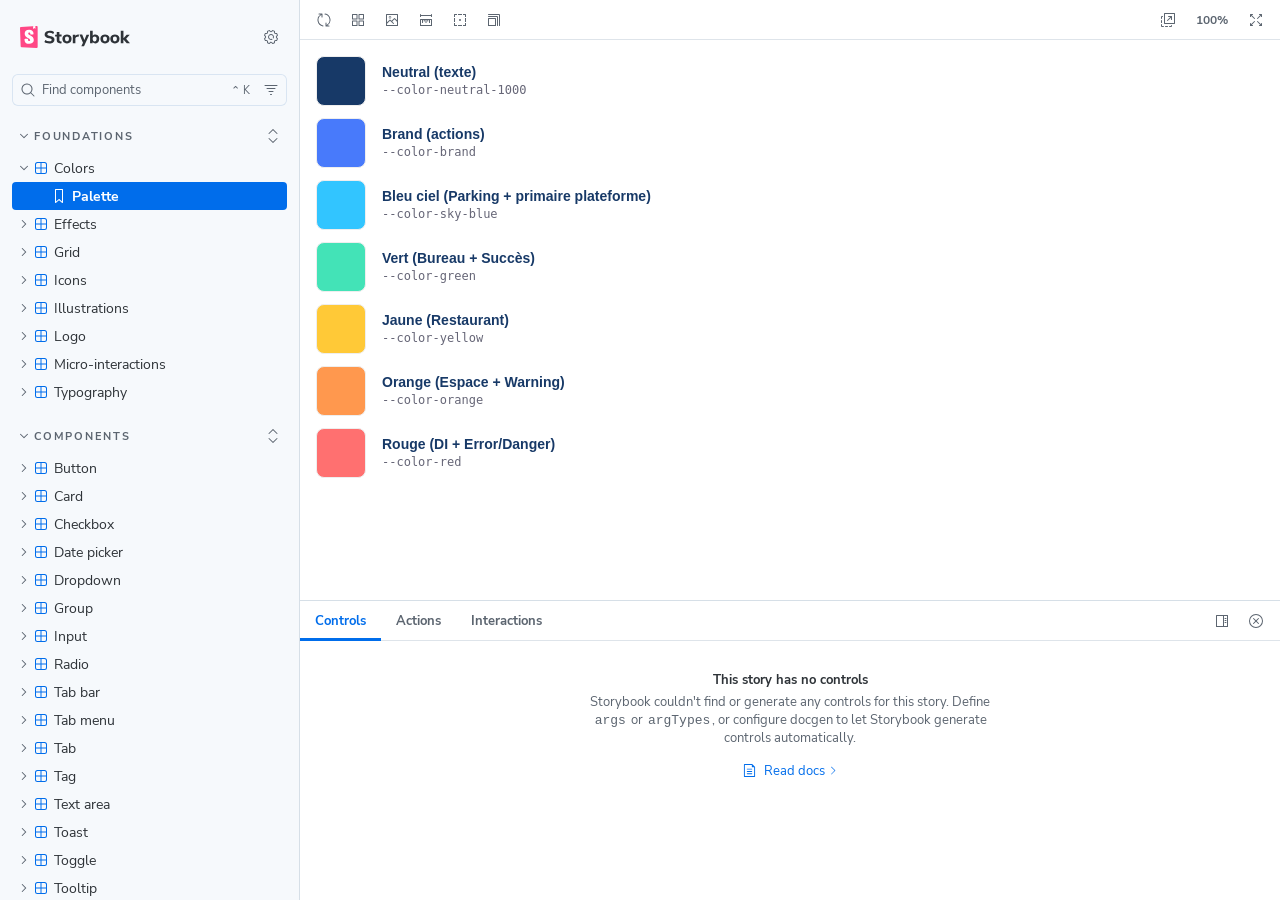
<file: index.html>
<!DOCTYPE html>
<html lang="en">
  <head>
    <meta charset="utf-8" />

    <title>@storybook/angular - Storybook</title>
    <meta name="viewport" content="width=device-width, initial-scale=1" />

    
    <link rel="icon" type="image/svg+xml" href="./favicon.svg" />
    
    <style>
      @font-face {
        font-family: 'Nunito Sans';
        font-style: normal;
        font-weight: 400;
        font-display: swap;
        src: url('./sb-common-assets/nunito-sans-regular.woff2') format('woff2');
      }

      @font-face {
        font-family: 'Nunito Sans';
        font-style: italic;
        font-weight: 400;
        font-display: swap;
        src: url('./sb-common-assets/nunito-sans-italic.woff2') format('woff2');
      }

      @font-face {
        font-family: 'Nunito Sans';
        font-style: normal;
        font-weight: 700;
        font-display: swap;
        src: url('./sb-common-assets/nunito-sans-bold.woff2') format('woff2');
      }

      @font-face {
        font-family: 'Nunito Sans';
        font-style: italic;
        font-weight: 700;
        font-display: swap;
        src: url('./sb-common-assets/nunito-sans-bold-italic.woff2') format('woff2');
      }
    </style>

    <link href="./sb-manager/runtime.js" rel="modulepreload" />

    
    <link href="./sb-addons/common-manager-bundle.js" rel="modulepreload" />
       

    <style>
      #storybook-root[hidden] {
        display: none !important;
      }
    </style>

    
  </head>
  <body>
    <div id="root"></div>

    
    <script>
      
        
          window['FEATURES'] = {
  "actions": true,
  "argTypeTargetsV7": true,
  "babelRemoveBugfixes": false,
  "backgrounds": true,
  "changeDetection": true,
  "componentsManifest": false,
  "controls": true,
  "disallowImplicitActionsInRenderV8": true,
  "highlight": true,
  "interactions": true,
  "legacyDecoratorFileOrder": false,
  "measure": true,
  "outline": true,
  "menuOnboardingChecklist": true,
  "sidebarOnboardingChecklist": true,
  "viewport": true
};
        
      
        
          window['REFS'] = {};
        
      
        
          window['LOGLEVEL'] = "info";
        
      
        
          window['DOCS_OPTIONS'] = {};
        
      
        
          window['CONFIG_TYPE'] = "PRODUCTION";
        
      
        
          window['DOCGEN_STORY_PREPARED'] = false;
        
      
        
      
        
      
        
          window['TAGS_OPTIONS'] = {};
        
      
        
          window['STORYBOOK_BUILDER'] = "webpack5";
        
      
        
          window['STORYBOOK_FRAMEWORK'] = "angular";
        
      
        
          window['STORYBOOK_RENDERER'] = "angular";
        
      
        
      
    </script>
    

    <script type="module">
      import './sb-manager/globals-runtime.js';

      
        import './sb-addons/common-manager-bundle.js';
      

      import './sb-manager/runtime.js';
    </script>
  </body>
</html>
</file>
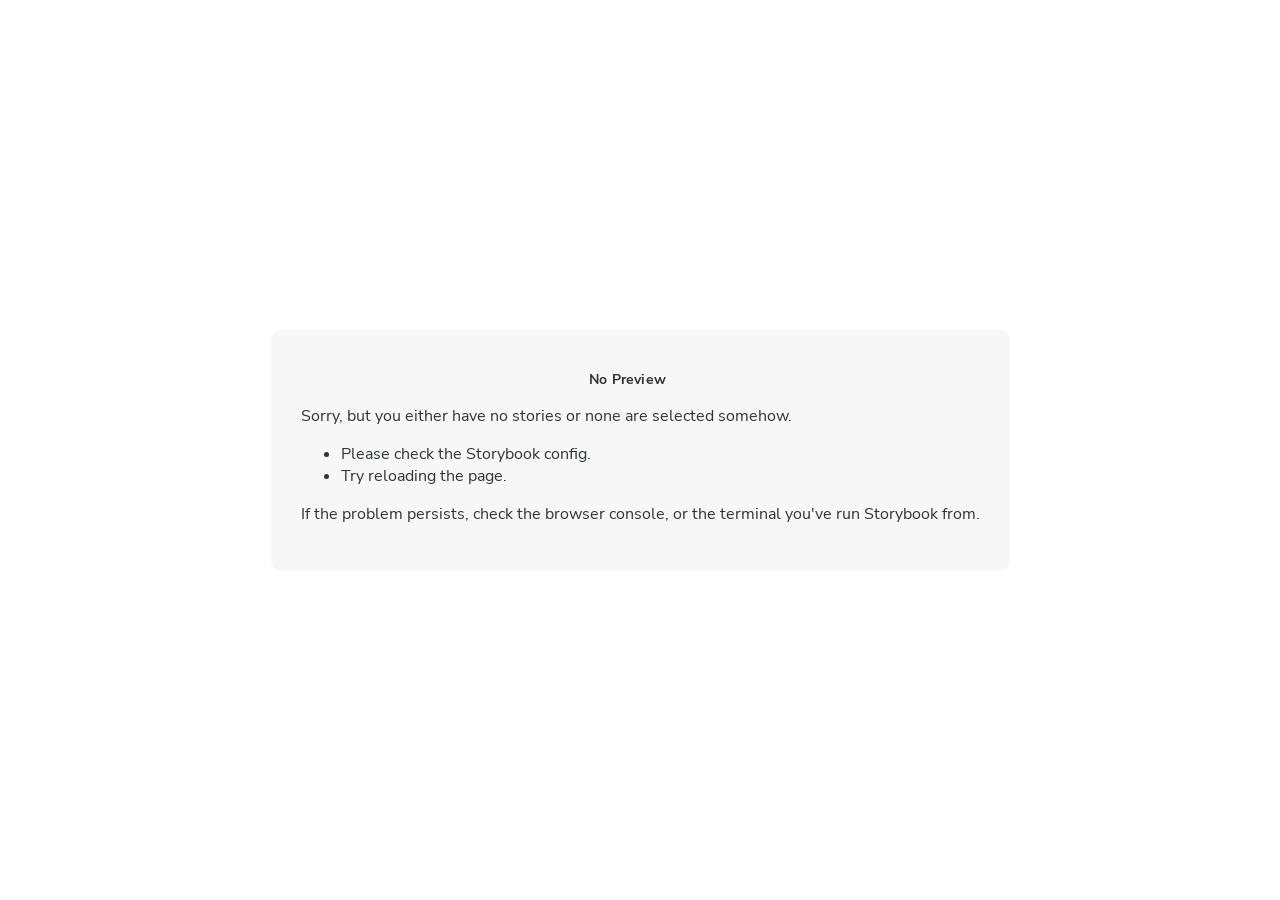
<file: iframe.html>
<!doctype html><html lang="en"><head><meta charset="utf-8"><title>Webpack App</title><meta name="viewport" content="width=device-width,initial-scale=1"><style>@font-face {
        font-family: 'Nunito Sans';
        font-style: normal;
        font-weight: 400;
        font-display: swap;
        src: url('./sb-common-assets/nunito-sans-regular.woff2') format('woff2');
      }

      @font-face {
        font-family: 'Nunito Sans';
        font-style: italic;
        font-weight: 400;
        font-display: swap;
        src: url('./sb-common-assets/nunito-sans-italic.woff2') format('woff2');
      }

      @font-face {
        font-family: 'Nunito Sans';
        font-style: normal;
        font-weight: 700;
        font-display: swap;
        src: url('./sb-common-assets/nunito-sans-bold.woff2') format('woff2');
      }

      @font-face {
        font-family: 'Nunito Sans';
        font-style: italic;
        font-weight: 700;
        font-display: swap;
        src: url('./sb-common-assets/nunito-sans-bold-italic.woff2') format('woff2');
      }</style><base target="_parent"><style>/* While we aren't showing the main block yet, but still preparing, we want everything the user has rendered, which may or may not be in #storybook-root, to be display none */
  .sb-show-preparing-story:not(.sb-show-main) > :not(.sb-preparing-story) {
    display: none;
  }

  .sb-show-preparing-docs:not(.sb-show-main) > :not(.sb-preparing-docs) {
    display: none;
  }

  /* Hide our own blocks when we aren't supposed to be showing them */
  :not(.sb-show-preparing-story) > .sb-preparing-story,
  :not(.sb-show-preparing-docs) > .sb-preparing-docs,
  :not(.sb-show-nopreview) > .sb-nopreview,
  :not(.sb-show-errordisplay) > .sb-errordisplay {
    display: none;
  }

  .sb-show-main.sb-main-centered {
    margin: 0;
    display: flex;
    align-items: center;
    min-height: 100vh;
  }

  .sb-show-main.sb-main-centered #storybook-root {
    box-sizing: border-box;
    margin: auto;
    padding: 1rem;
    max-height: 100%;
    /* Hack for centering correctly in IE11 */
  }

  /* Vertical centering fix for IE11 */
  @media screen and (-ms-high-contrast: none), (-ms-high-contrast: active) {
    .sb-show-main.sb-main-centered:after {
      content: '';
      min-height: inherit;
      font-size: 0;
    }
  }

  .sb-show-main.sb-main-fullscreen {
    margin: 0;
    padding: 0;
    display: block;
  }

  .sb-show-main.sb-main-padded {
    margin: 0;
    padding: 1rem;
    display: block;
    box-sizing: border-box;
  }

  .sb-wrapper {
    position: fixed;
    top: 0;
    bottom: 0;
    left: 0;
    right: 0;
    box-sizing: border-box;

    padding: 40px;
    font-family:
      'Nunito Sans',
      -apple-system,
      '.SFNSText-Regular',
      'San Francisco',
      BlinkMacSystemFont,
      'Segoe UI',
      'Helvetica Neue',
      Helvetica,
      Arial,
      sans-serif;
    -webkit-font-smoothing: antialiased;
    overflow: auto;
  }

  @media (max-width: 700px) {
    .sb-wrapper {
      padding: 20px;
    }
  }

  @media (max-width: 500px) {
    .sb-wrapper {
      padding: 10px;
    }
  }

  .sb-heading {
    font-size: 14px;
    font-weight: 600;
    letter-spacing: 0.2px;
    margin: 10px 0;
    padding-right: 25px;
  }

  .sb-nopreview {
    display: flex;
    align-content: center;
    justify-content: center;
    box-sizing: border-box;
  }

  .sb-nopreview_main {
    margin: auto;
    padding: 30px;
    border-radius: 10px;
    background: rgb(247, 247, 247);
    color: rgb(46, 52, 56);
  }

  .sb-nopreview_main * {
    background: rgb(247, 247, 247);
    color: rgb(46, 52, 56);
  }

  .sb-nopreview_heading {
    text-align: center;
  }

  .sb-errordisplay {
    background: #f6f9fc;
    color: black;
    z-index: 999999;
    width: 100vw;
    min-height: 100vh;
    box-sizing: border-box;
  }

  .sb-errordisplay_main {
    margin: auto;
    padding: 24px;
    display: flex;
    box-sizing: border-box;

    flex-direction: column;
    min-height: 100%;
    width: 100%;
    border-radius: 6px;
    background: white;
    color: black;
    border: 1px solid #ff0000;
    box-shadow: 0 0 64px rgba(0, 0, 0, 0.1);
    gap: 24px;
  }

  .sb-errordisplay_main ol {
    padding-left: 18px;
    margin: 0;
  }

  /* Redefine colors to ensure readability regardless of user-provided * selectors. */
  .sb-errordisplay_main * {
    background: white;
    color: black;
  }

  /* Exclude error code block from the universal reset to preserve ANSI colors and dark theme */
  .sb-errordisplay_main .sb-errordisplay_code,
  .sb-errordisplay_main .sb-errordisplay_code * {
    background: #242424;
    color: #c6c6c6;
  }

  .sb-errordisplay_main h1 {
    font-family: inherit;
    font-size: 22px;
    font-weight: 400;
    line-height: 30px;
    margin: 0;
  }

  .sb-errordisplay_main h1::before {
    content: '';
    display: inline-block;
    width: 12px;
    height: 12px;
    background: #ff4400;
    border-radius: 50%;
    margin-right: 8px;
  }

  .sb-errordisplay_main p,
  .sb-errordisplay_main ol {
    font-family: inherit;
    font-size: 14px;
    font-weight: 400;
    line-height: 19px;
    margin: 0;
  }

  .sb-errordisplay_main li + li {
    margin: 0;
    padding: 0;
    padding-top: 12px;
  }

  .sb-errordisplay_main a {
    color: currentColor;
  }

  .sb-errordisplay_main .sb-errordisplay_code {
    padding: 10px;
    flex: 1;
    background: #242424;
    color: #c6c6c6;
    box-sizing: border-box;

    font-size: 14px;
    font-weight: 400;
    line-height: 19px;
    border-radius: 4px;

    font-family:
      'Operator Mono', 'Fira Code Retina', 'Fira Code', 'FiraCode-Retina', 'Andale Mono',
      'Lucida Console', Consolas, Monaco, monospace;
    margin: 0;
    overflow: auto;
  }

  .sb-errordisplay_main .sb-errordisplay_code code {
    background-color: inherit;
    color: inherit;
  }

  .sb-errordisplay_main .sb-errordisplay_code {
    white-space: pre-wrap;
  }

  @-webkit-keyframes sb-rotate360 {
    from {
      transform: rotate(0deg);
    }

    to {
      transform: rotate(360deg);
    }
  }

  @keyframes sb-rotate360 {
    from {
      transform: rotate(0deg);
    }

    to {
      transform: rotate(360deg);
    }
  }

  @-webkit-keyframes sb-glow {
    0%,
    100% {
      opacity: 1;
    }

    50% {
      opacity: 0.4;
    }
  }

  @keyframes sb-glow {
    0%,
    100% {
      opacity: 1;
    }

    50% {
      opacity: 0.4;
    }
  }

  /* We display the preparing loaders *over* the rendering story */
  .sb-preparing-story,
  .sb-preparing-docs {
    background-color: white;
    /* Maximum possible z-index. It would be better to use stacking contexts to ensure it's always
    on top, but this isn't possible as it would require making CSS changes that could affect user code */
    z-index: 2147483647;
  }

  .sb-loader {
    -webkit-animation: sb-rotate360 0.7s linear infinite;
    animation: sb-rotate360 0.7s linear infinite;
    border-color: rgba(97, 97, 97, 0.29);
    border-radius: 50%;
    border-style: solid;
    border-top-color: #646464;
    border-width: 2px;
    display: inline-block;
    height: 32px;
    left: 50%;
    margin-left: -16px;
    margin-top: -16px;
    mix-blend-mode: difference;
    overflow: hidden;
    position: absolute;
    top: 50%;
    transition: all 200ms ease-out;
    vertical-align: top;
    width: 32px;
    z-index: 4;
  }

  .sb-previewBlock {
    background: #fff;
    border: 1px solid rgba(0, 0, 0, 0.1);
    border-radius: 4px;
    box-shadow: rgba(0, 0, 0, 0.1) 0 1px 3px 0;
    margin: 25px auto 40px;
    max-width: 600px;
  }

  .sb-previewBlock_header {
    align-items: center;
    box-shadow: rgba(0, 0, 0, 0.1) 0 -1px 0 0 inset;
    display: flex;
    gap: 14px;
    height: 40px;
    padding: 0 12px;
  }

  .sb-previewBlock_icon {
    -webkit-animation: sb-glow 1.5s ease-in-out infinite;
    animation: sb-glow 1.5s ease-in-out infinite;
    background: #e6e6e6;
    height: 14px;
    width: 14px;
  }

  .sb-previewBlock_icon:last-child {
    margin-left: auto;
  }

  .sb-previewBlock_body {
    -webkit-animation: sb-glow 1.5s ease-in-out infinite;
    animation: sb-glow 1.5s ease-in-out infinite;
    height: 182px;
    position: relative;
  }

  .sb-argstableBlock {
    border-collapse: collapse;
    border-spacing: 0;
    font-size: 13px;
    line-height: 20px;
    margin: 25px auto 40px;
    max-width: 600px;
    text-align: left;
    width: 100%;
  }

  .sb-argstableBlock th:first-of-type,
  .sb-argstableBlock td:first-of-type {
    padding-left: 20px;
  }

  .sb-argstableBlock th:nth-of-type(2),
  .sb-argstableBlock td:nth-of-type(2) {
    width: 35%;
  }

  .sb-argstableBlock th:nth-of-type(3),
  .sb-argstableBlock td:nth-of-type(3) {
    width: 15%;
  }

  .sb-argstableBlock th:last-of-type,
  .sb-argstableBlock td:last-of-type {
    width: 25%;
    padding-right: 20px;
  }

  .sb-argstableBlock th span,
  .sb-argstableBlock td span {
    -webkit-animation: sb-glow 1.5s ease-in-out infinite;
    animation: sb-glow 1.5s ease-in-out infinite;
    background-color: rgba(0, 0, 0, 0.1);
    border-radius: 0;
    box-shadow: none;
    color: transparent;
  }

  .sb-argstableBlock th {
    padding: 10px 15px;
  }

  .sb-argstableBlock-body {
    border-radius: 4px;
    box-shadow:
      rgba(0, 0, 0, 0.1) 0 1px 3px 1px,
      rgba(0, 0, 0, 0.065) 0 0 0 1px;
  }

  .sb-argstableBlock-body tr {
    background: transparent;
    overflow: hidden;
  }

  .sb-argstableBlock-body tr:not(:first-child) {
    border-top: 1px solid #e6e6e6;
  }

  .sb-argstableBlock-body tr:first-child td:first-child {
    border-top-left-radius: 4px;
  }

  .sb-argstableBlock-body tr:first-child td:last-child {
    border-top-right-radius: 4px;
  }

  .sb-argstableBlock-body tr:last-child td:first-child {
    border-bottom-left-radius: 4px;
  }

  .sb-argstableBlock-body tr:last-child td:last-child {
    border-bottom-right-radius: 4px;
  }

  .sb-argstableBlock-body td {
    background: #fff;
    padding-bottom: 10px;
    padding-top: 10px;
    vertical-align: top;
  }

  .sb-argstableBlock-body td:not(:first-of-type) {
    padding-left: 15px;
    padding-right: 15px;
  }

  .sb-argstableBlock-body button {
    -webkit-animation: sb-glow 1.5s ease-in-out infinite;
    animation: sb-glow 1.5s ease-in-out infinite;
    background-color: rgba(0, 0, 0, 0.1);
    border: 0;
    border-radius: 0;
    box-shadow: none;
    color: transparent;
    display: inline;
    font-size: 12px;
    line-height: 1;
    padding: 10px 16px;
  }

  .sb-argstableBlock-summary {
    margin-top: 4px;
  }

  .sb-argstableBlock-code {
    margin-right: 4px;
    margin-bottom: 4px;
    padding: 2px 5px;
  }

  .sb-sr-only,
  .sb-hidden-until-focus:not(:focus) {
    position: absolute;
    width: 1px;
    height: 1px;
    padding: 0px;
    margin: -1px;
    overflow: hidden;
    clip: rect(0, 0, 0, 0);
    border: none;
  }

  .sb-hidden-until-focus {
    opacity: 0;
    transition: opacity 150ms ease-out;
  }

  .sb-hidden-until-focus:focus {
    opacity: 1;
  }</style><script>/* globals window */
  try {
    if (window.top !== window) {
      window.__REACT_DEVTOOLS_GLOBAL_HOOK__ = window.top.__REACT_DEVTOOLS_GLOBAL_HOOK__;
      window.__VUE_DEVTOOLS_GLOBAL_HOOK__ = window.top.__VUE_DEVTOOLS_GLOBAL_HOOK__;
      window.top.__VUE_DEVTOOLS_CONTEXT__ = window.document;
    }
  } catch (e) {
    // eslint-disable-next-line no-console
    console.warn('unable to connect to top frame for connecting dev tools');
  }</script><link href="main.ead6bb2ffd173d65c140.css" rel="stylesheet"><style>#storybook-root[hidden],
      #storybook-docs[hidden] {
        display: none !important;
      }</style></head><body><div class="sb-preparing-story sb-wrapper"><div class="sb-loader"></div></div><div class="sb-preparing-docs sb-wrapper"><div class="sb-previewBlock"><div class="sb-previewBlock_header"><div class="sb-previewBlock_icon"></div><div class="sb-previewBlock_icon"></div><div class="sb-previewBlock_icon"></div><div class="sb-previewBlock_icon"></div></div><div class="sb-previewBlock_body"><div class="sb-loader"></div></div></div><table aria-hidden="true" class="sb-argstableBlock"><thead class="sb-argstableBlock-head"><tr><th><span>Name</span></th><th><span>Description</span></th><th><span>Default</span></th><th><span>Control</span></th></tr></thead><tbody class="sb-argstableBlock-body"><tr><td><span>propertyName</span><span title="Required">*</span></td><td><div><span>This is a short description</span></div><div class="sb-argstableBlock-summary"><div><span class="sb-argstableBlock-code">summary</span></div></div></td><td><div><span class="sb-argstableBlock-code">defaultValue</span></div></td><td><button>Set string</button></td></tr><tr><td><span>propertyName</span><span>*</span></td><td><div><span>This is a short description</span></div><div class="sb-argstableBlock-summary"><div><span class="sb-argstableBlock-code">summary</span></div></div></td><td><div><span class="sb-argstableBlock-code">defaultValue</span></div></td><td><button>Set string</button></td></tr><tr><td><span>propertyName</span><span>*</span></td><td><div><span>This is a short description</span></div><div class="sb-argstableBlock-summary"><div><span class="sb-argstableBlock-code">summary</span></div></div></td><td><div><span class="sb-argstableBlock-code">defaultValue</span></div></td><td><button>Set string</button></td></tr></tbody></table></div><div class="sb-nopreview sb-wrapper"><div class="sb-nopreview_main"><h1 class="sb-nopreview_heading sb-heading">No Preview</h1><p>Sorry, but you either have no stories or none are selected somehow.</p><ul><li>Please check the Storybook config.</li><li>Try reloading the page.</li></ul><p>If the problem persists, check the browser console, or the terminal you've run Storybook from.</p></div></div><div class="sb-errordisplay sb-wrapper"><div class="sb-errordisplay_main"><h1 id="error-message"></h1><p>The component failed to render properly, likely due to a configuration issue in Storybook. Here are some common causes and how you can address them:</p><ol><li><strong>Missing Context/Providers</strong>: You can use decorators to supply specific contexts or providers, which are sometimes necessary for components to render correctly. For detailed instructions on using decorators, please visit the <a href="https://storybook.js.org/docs/writing-stories/decorators">Decorators documentation</a>.</li><li><strong>Misconfigured Webpack or Vite</strong>: Verify that Storybook picks up all necessary settings for loaders, plugins, and other relevant parameters. You can find step-by-step guides for configuring <a href="https://storybook.js.org/docs/builders/webpack">Webpack</a> or <a href="https://storybook.js.org/docs/builders/vite">Vite</a> with Storybook.</li><li><strong>Missing Environment Variables</strong>: Your Storybook may require specific environment variables to function as intended. You can set up custom environment variables as outlined in the <a href="https://storybook.js.org/docs/configure/environment-variables">Environment Variables documentation</a>.</li></ol><pre class="sb-errordisplay_code"><code id="error-stack"></code></pre></div></div><div id="storybook-root"></div><div id="storybook-docs"></div><script>window['CONFIG_TYPE'] = "PRODUCTION";
          
      
          
            window['LOGLEVEL'] = "info";
          
      
          
            window['FRAMEWORK_OPTIONS'] = {};
          
      
          
            window['CHANNEL_OPTIONS'] = {};
          
      
          
            window['FEATURES'] = {"actions":true,"argTypeTargetsV7":true,"babelRemoveBugfixes":false,"backgrounds":true,"changeDetection":true,"componentsManifest":false,"controls":true,"disallowImplicitActionsInRenderV8":true,"highlight":true,"interactions":true,"legacyDecoratorFileOrder":false,"measure":true,"outline":true,"menuOnboardingChecklist":true,"sidebarOnboardingChecklist":true,"viewport":true};
          
      
          
      
          
            window['STORIES'] = [{"titlePrefix":"","directory":"./src/app","files":"**/*.stories.@(js|jsx|mjs|ts|tsx)","importPathMatcher":"^\\.[\\\\/](?:src\\/app(?:\\/(?!\\.)(?:(?:(?!(?:^|\\/)\\.).)*?)\\/|\\/|$)(?!\\.)(?=.)[^/]*?\\.stories\\.(js|jsx|mjs|ts|tsx))$"}];
          
      
          
      
          
            window['TAGS_OPTIONS'] = {};</script><script type="module">import './sb-preview/runtime.js';

      
      import './mocker-runtime-injected.js';
      
      import './runtime~main.c47502da.iframe.bundle.js';
      
      import './309.3e6ecd89.iframe.bundle.js';
      
      import './main.093459f5.iframe.bundle.js';</script></body></html>
</file>
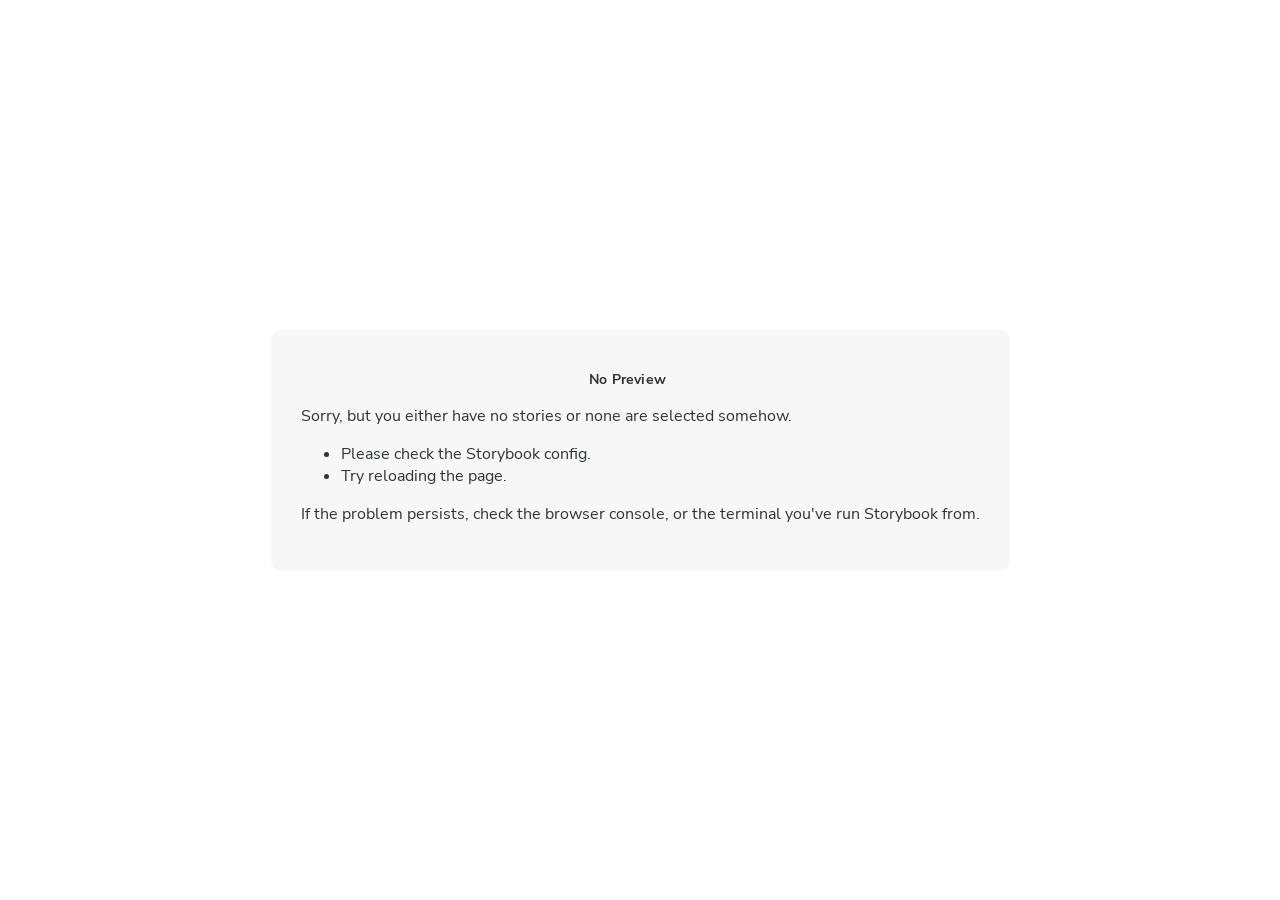
<file: ds-mws-web-storybook-A-UPLOADER/iframe.html>
<!doctype html><html lang="en"><head><meta charset="utf-8"><title>Webpack App</title><meta name="viewport" content="width=device-width,initial-scale=1"><style>@font-face {
        font-family: 'Nunito Sans';
        font-style: normal;
        font-weight: 400;
        font-display: swap;
        src: url('./sb-common-assets/nunito-sans-regular.woff2') format('woff2');
      }

      @font-face {
        font-family: 'Nunito Sans';
        font-style: italic;
        font-weight: 400;
        font-display: swap;
        src: url('./sb-common-assets/nunito-sans-italic.woff2') format('woff2');
      }

      @font-face {
        font-family: 'Nunito Sans';
        font-style: normal;
        font-weight: 700;
        font-display: swap;
        src: url('./sb-common-assets/nunito-sans-bold.woff2') format('woff2');
      }

      @font-face {
        font-family: 'Nunito Sans';
        font-style: italic;
        font-weight: 700;
        font-display: swap;
        src: url('./sb-common-assets/nunito-sans-bold-italic.woff2') format('woff2');
      }</style><base target="_parent"><style>/* While we aren't showing the main block yet, but still preparing, we want everything the user has rendered, which may or may not be in #storybook-root, to be display none */
  .sb-show-preparing-story:not(.sb-show-main) > :not(.sb-preparing-story) {
    display: none;
  }

  .sb-show-preparing-docs:not(.sb-show-main) > :not(.sb-preparing-docs) {
    display: none;
  }

  /* Hide our own blocks when we aren't supposed to be showing them */
  :not(.sb-show-preparing-story) > .sb-preparing-story,
  :not(.sb-show-preparing-docs) > .sb-preparing-docs,
  :not(.sb-show-nopreview) > .sb-nopreview,
  :not(.sb-show-errordisplay) > .sb-errordisplay {
    display: none;
  }

  .sb-show-main.sb-main-centered {
    margin: 0;
    display: flex;
    align-items: center;
    min-height: 100vh;
  }

  .sb-show-main.sb-main-centered #storybook-root {
    box-sizing: border-box;
    margin: auto;
    padding: 1rem;
    max-height: 100%;
    /* Hack for centering correctly in IE11 */
  }

  /* Vertical centering fix for IE11 */
  @media screen and (-ms-high-contrast: none), (-ms-high-contrast: active) {
    .sb-show-main.sb-main-centered:after {
      content: '';
      min-height: inherit;
      font-size: 0;
    }
  }

  .sb-show-main.sb-main-fullscreen {
    margin: 0;
    padding: 0;
    display: block;
  }

  .sb-show-main.sb-main-padded {
    margin: 0;
    padding: 1rem;
    display: block;
    box-sizing: border-box;
  }

  .sb-wrapper {
    position: fixed;
    top: 0;
    bottom: 0;
    left: 0;
    right: 0;
    box-sizing: border-box;

    padding: 40px;
    font-family:
      'Nunito Sans',
      -apple-system,
      '.SFNSText-Regular',
      'San Francisco',
      BlinkMacSystemFont,
      'Segoe UI',
      'Helvetica Neue',
      Helvetica,
      Arial,
      sans-serif;
    -webkit-font-smoothing: antialiased;
    overflow: auto;
  }

  @media (max-width: 700px) {
    .sb-wrapper {
      padding: 20px;
    }
  }

  @media (max-width: 500px) {
    .sb-wrapper {
      padding: 10px;
    }
  }

  .sb-heading {
    font-size: 14px;
    font-weight: 600;
    letter-spacing: 0.2px;
    margin: 10px 0;
    padding-right: 25px;
  }

  .sb-nopreview {
    display: flex;
    align-content: center;
    justify-content: center;
    box-sizing: border-box;
  }

  .sb-nopreview_main {
    margin: auto;
    padding: 30px;
    border-radius: 10px;
    background: rgb(247, 247, 247);
    color: rgb(46, 52, 56);
  }

  .sb-nopreview_main * {
    background: rgb(247, 247, 247);
    color: rgb(46, 52, 56);
  }

  .sb-nopreview_heading {
    text-align: center;
  }

  .sb-errordisplay {
    background: #f6f9fc;
    color: black;
    z-index: 999999;
    width: 100vw;
    min-height: 100vh;
    box-sizing: border-box;
  }

  .sb-errordisplay_main {
    margin: auto;
    padding: 24px;
    display: flex;
    box-sizing: border-box;

    flex-direction: column;
    min-height: 100%;
    width: 100%;
    border-radius: 6px;
    background: white;
    color: black;
    border: 1px solid #ff0000;
    box-shadow: 0 0 64px rgba(0, 0, 0, 0.1);
    gap: 24px;
  }

  .sb-errordisplay_main ol {
    padding-left: 18px;
    margin: 0;
  }

  /* Redefine colors to ensure readability regardless of user-provided * selectors. */
  .sb-errordisplay_main * {
    background: white;
    color: black;
  }

  /* Exclude error code block from the universal reset to preserve ANSI colors and dark theme */
  .sb-errordisplay_main .sb-errordisplay_code,
  .sb-errordisplay_main .sb-errordisplay_code * {
    background: #242424;
    color: #c6c6c6;
  }

  .sb-errordisplay_main h1 {
    font-family: inherit;
    font-size: 22px;
    font-weight: 400;
    line-height: 30px;
    margin: 0;
  }

  .sb-errordisplay_main h1::before {
    content: '';
    display: inline-block;
    width: 12px;
    height: 12px;
    background: #ff4400;
    border-radius: 50%;
    margin-right: 8px;
  }

  .sb-errordisplay_main p,
  .sb-errordisplay_main ol {
    font-family: inherit;
    font-size: 14px;
    font-weight: 400;
    line-height: 19px;
    margin: 0;
  }

  .sb-errordisplay_main li + li {
    margin: 0;
    padding: 0;
    padding-top: 12px;
  }

  .sb-errordisplay_main a {
    color: currentColor;
  }

  .sb-errordisplay_main .sb-errordisplay_code {
    padding: 10px;
    flex: 1;
    background: #242424;
    color: #c6c6c6;
    box-sizing: border-box;

    font-size: 14px;
    font-weight: 400;
    line-height: 19px;
    border-radius: 4px;

    font-family:
      'Operator Mono', 'Fira Code Retina', 'Fira Code', 'FiraCode-Retina', 'Andale Mono',
      'Lucida Console', Consolas, Monaco, monospace;
    margin: 0;
    overflow: auto;
  }

  .sb-errordisplay_main .sb-errordisplay_code code {
    background-color: inherit;
    color: inherit;
  }

  .sb-errordisplay_main .sb-errordisplay_code {
    white-space: pre-wrap;
  }

  @-webkit-keyframes sb-rotate360 {
    from {
      transform: rotate(0deg);
    }

    to {
      transform: rotate(360deg);
    }
  }

  @keyframes sb-rotate360 {
    from {
      transform: rotate(0deg);
    }

    to {
      transform: rotate(360deg);
    }
  }

  @-webkit-keyframes sb-glow {
    0%,
    100% {
      opacity: 1;
    }

    50% {
      opacity: 0.4;
    }
  }

  @keyframes sb-glow {
    0%,
    100% {
      opacity: 1;
    }

    50% {
      opacity: 0.4;
    }
  }

  /* We display the preparing loaders *over* the rendering story */
  .sb-preparing-story,
  .sb-preparing-docs {
    background-color: white;
    /* Maximum possible z-index. It would be better to use stacking contexts to ensure it's always
    on top, but this isn't possible as it would require making CSS changes that could affect user code */
    z-index: 2147483647;
  }

  .sb-loader {
    -webkit-animation: sb-rotate360 0.7s linear infinite;
    animation: sb-rotate360 0.7s linear infinite;
    border-color: rgba(97, 97, 97, 0.29);
    border-radius: 50%;
    border-style: solid;
    border-top-color: #646464;
    border-width: 2px;
    display: inline-block;
    height: 32px;
    left: 50%;
    margin-left: -16px;
    margin-top: -16px;
    mix-blend-mode: difference;
    overflow: hidden;
    position: absolute;
    top: 50%;
    transition: all 200ms ease-out;
    vertical-align: top;
    width: 32px;
    z-index: 4;
  }

  .sb-previewBlock {
    background: #fff;
    border: 1px solid rgba(0, 0, 0, 0.1);
    border-radius: 4px;
    box-shadow: rgba(0, 0, 0, 0.1) 0 1px 3px 0;
    margin: 25px auto 40px;
    max-width: 600px;
  }

  .sb-previewBlock_header {
    align-items: center;
    box-shadow: rgba(0, 0, 0, 0.1) 0 -1px 0 0 inset;
    display: flex;
    gap: 14px;
    height: 40px;
    padding: 0 12px;
  }

  .sb-previewBlock_icon {
    -webkit-animation: sb-glow 1.5s ease-in-out infinite;
    animation: sb-glow 1.5s ease-in-out infinite;
    background: #e6e6e6;
    height: 14px;
    width: 14px;
  }

  .sb-previewBlock_icon:last-child {
    margin-left: auto;
  }

  .sb-previewBlock_body {
    -webkit-animation: sb-glow 1.5s ease-in-out infinite;
    animation: sb-glow 1.5s ease-in-out infinite;
    height: 182px;
    position: relative;
  }

  .sb-argstableBlock {
    border-collapse: collapse;
    border-spacing: 0;
    font-size: 13px;
    line-height: 20px;
    margin: 25px auto 40px;
    max-width: 600px;
    text-align: left;
    width: 100%;
  }

  .sb-argstableBlock th:first-of-type,
  .sb-argstableBlock td:first-of-type {
    padding-left: 20px;
  }

  .sb-argstableBlock th:nth-of-type(2),
  .sb-argstableBlock td:nth-of-type(2) {
    width: 35%;
  }

  .sb-argstableBlock th:nth-of-type(3),
  .sb-argstableBlock td:nth-of-type(3) {
    width: 15%;
  }

  .sb-argstableBlock th:last-of-type,
  .sb-argstableBlock td:last-of-type {
    width: 25%;
    padding-right: 20px;
  }

  .sb-argstableBlock th span,
  .sb-argstableBlock td span {
    -webkit-animation: sb-glow 1.5s ease-in-out infinite;
    animation: sb-glow 1.5s ease-in-out infinite;
    background-color: rgba(0, 0, 0, 0.1);
    border-radius: 0;
    box-shadow: none;
    color: transparent;
  }

  .sb-argstableBlock th {
    padding: 10px 15px;
  }

  .sb-argstableBlock-body {
    border-radius: 4px;
    box-shadow:
      rgba(0, 0, 0, 0.1) 0 1px 3px 1px,
      rgba(0, 0, 0, 0.065) 0 0 0 1px;
  }

  .sb-argstableBlock-body tr {
    background: transparent;
    overflow: hidden;
  }

  .sb-argstableBlock-body tr:not(:first-child) {
    border-top: 1px solid #e6e6e6;
  }

  .sb-argstableBlock-body tr:first-child td:first-child {
    border-top-left-radius: 4px;
  }

  .sb-argstableBlock-body tr:first-child td:last-child {
    border-top-right-radius: 4px;
  }

  .sb-argstableBlock-body tr:last-child td:first-child {
    border-bottom-left-radius: 4px;
  }

  .sb-argstableBlock-body tr:last-child td:last-child {
    border-bottom-right-radius: 4px;
  }

  .sb-argstableBlock-body td {
    background: #fff;
    padding-bottom: 10px;
    padding-top: 10px;
    vertical-align: top;
  }

  .sb-argstableBlock-body td:not(:first-of-type) {
    padding-left: 15px;
    padding-right: 15px;
  }

  .sb-argstableBlock-body button {
    -webkit-animation: sb-glow 1.5s ease-in-out infinite;
    animation: sb-glow 1.5s ease-in-out infinite;
    background-color: rgba(0, 0, 0, 0.1);
    border: 0;
    border-radius: 0;
    box-shadow: none;
    color: transparent;
    display: inline;
    font-size: 12px;
    line-height: 1;
    padding: 10px 16px;
  }

  .sb-argstableBlock-summary {
    margin-top: 4px;
  }

  .sb-argstableBlock-code {
    margin-right: 4px;
    margin-bottom: 4px;
    padding: 2px 5px;
  }

  .sb-sr-only,
  .sb-hidden-until-focus:not(:focus) {
    position: absolute;
    width: 1px;
    height: 1px;
    padding: 0px;
    margin: -1px;
    overflow: hidden;
    clip: rect(0, 0, 0, 0);
    border: none;
  }

  .sb-hidden-until-focus {
    opacity: 0;
    transition: opacity 150ms ease-out;
  }

  .sb-hidden-until-focus:focus {
    opacity: 1;
  }</style><script>/* globals window */
  try {
    if (window.top !== window) {
      window.__REACT_DEVTOOLS_GLOBAL_HOOK__ = window.top.__REACT_DEVTOOLS_GLOBAL_HOOK__;
      window.__VUE_DEVTOOLS_GLOBAL_HOOK__ = window.top.__VUE_DEVTOOLS_GLOBAL_HOOK__;
      window.top.__VUE_DEVTOOLS_CONTEXT__ = window.document;
    }
  } catch (e) {
    // eslint-disable-next-line no-console
    console.warn('unable to connect to top frame for connecting dev tools');
  }</script><link href="main.88bbbed8290acec17bbb.css" rel="stylesheet"><style>#storybook-root[hidden],
      #storybook-docs[hidden] {
        display: none !important;
      }</style></head><body><div class="sb-preparing-story sb-wrapper"><div class="sb-loader"></div></div><div class="sb-preparing-docs sb-wrapper"><div class="sb-previewBlock"><div class="sb-previewBlock_header"><div class="sb-previewBlock_icon"></div><div class="sb-previewBlock_icon"></div><div class="sb-previewBlock_icon"></div><div class="sb-previewBlock_icon"></div></div><div class="sb-previewBlock_body"><div class="sb-loader"></div></div></div><table aria-hidden="true" class="sb-argstableBlock"><thead class="sb-argstableBlock-head"><tr><th><span>Name</span></th><th><span>Description</span></th><th><span>Default</span></th><th><span>Control</span></th></tr></thead><tbody class="sb-argstableBlock-body"><tr><td><span>propertyName</span><span title="Required">*</span></td><td><div><span>This is a short description</span></div><div class="sb-argstableBlock-summary"><div><span class="sb-argstableBlock-code">summary</span></div></div></td><td><div><span class="sb-argstableBlock-code">defaultValue</span></div></td><td><button>Set string</button></td></tr><tr><td><span>propertyName</span><span>*</span></td><td><div><span>This is a short description</span></div><div class="sb-argstableBlock-summary"><div><span class="sb-argstableBlock-code">summary</span></div></div></td><td><div><span class="sb-argstableBlock-code">defaultValue</span></div></td><td><button>Set string</button></td></tr><tr><td><span>propertyName</span><span>*</span></td><td><div><span>This is a short description</span></div><div class="sb-argstableBlock-summary"><div><span class="sb-argstableBlock-code">summary</span></div></div></td><td><div><span class="sb-argstableBlock-code">defaultValue</span></div></td><td><button>Set string</button></td></tr></tbody></table></div><div class="sb-nopreview sb-wrapper"><div class="sb-nopreview_main"><h1 class="sb-nopreview_heading sb-heading">No Preview</h1><p>Sorry, but you either have no stories or none are selected somehow.</p><ul><li>Please check the Storybook config.</li><li>Try reloading the page.</li></ul><p>If the problem persists, check the browser console, or the terminal you've run Storybook from.</p></div></div><div class="sb-errordisplay sb-wrapper"><div class="sb-errordisplay_main"><h1 id="error-message"></h1><p>The component failed to render properly, likely due to a configuration issue in Storybook. Here are some common causes and how you can address them:</p><ol><li><strong>Missing Context/Providers</strong>: You can use decorators to supply specific contexts or providers, which are sometimes necessary for components to render correctly. For detailed instructions on using decorators, please visit the <a href="https://storybook.js.org/docs/writing-stories/decorators">Decorators documentation</a>.</li><li><strong>Misconfigured Webpack or Vite</strong>: Verify that Storybook picks up all necessary settings for loaders, plugins, and other relevant parameters. You can find step-by-step guides for configuring <a href="https://storybook.js.org/docs/builders/webpack">Webpack</a> or <a href="https://storybook.js.org/docs/builders/vite">Vite</a> with Storybook.</li><li><strong>Missing Environment Variables</strong>: Your Storybook may require specific environment variables to function as intended. You can set up custom environment variables as outlined in the <a href="https://storybook.js.org/docs/configure/environment-variables">Environment Variables documentation</a>.</li></ol><pre class="sb-errordisplay_code"><code id="error-stack"></code></pre></div></div><div id="storybook-root"></div><div id="storybook-docs"></div><script>window['CONFIG_TYPE'] = "PRODUCTION";
          
      
          
            window['LOGLEVEL'] = "info";
          
      
          
            window['FRAMEWORK_OPTIONS'] = {};
          
      
          
            window['CHANNEL_OPTIONS'] = {};
          
      
          
            window['FEATURES'] = {"actions":true,"argTypeTargetsV7":true,"babelRemoveBugfixes":false,"backgrounds":true,"changeDetection":true,"componentsManifest":false,"controls":true,"disallowImplicitActionsInRenderV8":true,"highlight":true,"interactions":true,"legacyDecoratorFileOrder":false,"measure":true,"outline":true,"menuOnboardingChecklist":true,"sidebarOnboardingChecklist":true,"viewport":true};
          
      
          
      
          
            window['STORIES'] = [{"titlePrefix":"","directory":"./src/app","files":"**/*.stories.@(js|jsx|mjs|ts|tsx)","importPathMatcher":"^\\.[\\\\/](?:src\\/app(?:\\/(?!\\.)(?:(?:(?!(?:^|\\/)\\.).)*?)\\/|\\/|$)(?!\\.)(?=.)[^/]*?\\.stories\\.(js|jsx|mjs|ts|tsx))$"}];
          
      
          
      
          
            window['TAGS_OPTIONS'] = {};</script><script type="module">import './sb-preview/runtime.js';

      
      import './mocker-runtime-injected.js';
      
      import './runtime~main.ef05649f.iframe.bundle.js';
      
      import './309.3e6ecd89.iframe.bundle.js';
      
      import './main.c0a5b2c9.iframe.bundle.js';</script></body></html>
</file>
<file: main.ead6bb2ffd173d65c140.css>
/* You can add global styles to this file, and also import other style files */

/*
  Design tokens — Couleurs
  ------------------------
  Valeurs extraites directement des variables Figma du fichier DS MWS Web
  (composants Button, Card, Tag, Input, Checkbox, Toast).
*/

:root {
  /* Neutrals */
  --color-neutral-30: #f9fafc;
  --color-neutral-50: #f3f5f7;
  --color-neutral-subtext: #5d7495;
  --color-neutral-filled: #173967;
  --color-neutral-1000: #173967;
  --color-white: #ffffff;

  /* Neutre = texte, fonds, bordures */
  --color-text-primary: var(--color-neutral-filled);
  --color-text-secondary: var(--color-neutral-subtext);
  --color-border: #d7deea;
  --color-surface: var(--color-white);
  --color-surface-subtle: var(--color-neutral-30);

  /* Brand = actions + repérage utilisateur */
  --color-brand: #487afb;
  --color-brand-hover: #769bfc;
  --color-brand-pressed: #2e5fd9;
  --color-brand-elevated: #f4f7ff;

  /* Bleu ciel = ressource Parking + couleur principale de la plateforme */
  --color-sky-blue: #32c5ff;
  --color-resource-parking: var(--color-sky-blue);
  --color-resource-parking-bg: #eaf9ff;

  /* Vert = statut Succès + ressource Bureau */
  --color-green: #43e3b7;
  --color-success: var(--color-green);
  --color-resource-bureau: var(--color-green);
  --color-resource-bureau-bg: #ecfcf8;

  /* Jaune = ressource Restaurant */
  --color-yellow: #ffc937;
  --color-resource-restaurant: var(--color-yellow);

  /* Orange = statut Warning + ressource Espace */
  --color-orange: #ff984e;
  --color-warning: var(--color-orange);
  --color-resource-espace: var(--color-orange);
  --color-resource-espace-bg: #fff5ed;

  /* Rouge = statut Error/Danger + ressource Demande d'intervention (DI) */
  --color-red: #ff7070;
  --color-danger: var(--color-red);
  --color-resource-di: var(--color-red);
  --color-resource-di-bg: #fff1f1;

  /* Information */
  --color-info: #32c5ff;

  /* Rayons */
  --radius-pill: 32px;
  --radius-tag: 16px;
  --radius-card: 16px;
  --radius-field: 12px;

  /* Espacements */
  --spacing-50: 4px;
  --spacing-100: 8px;
  --spacing-200: 16px;
  --spacing-300: 24px;

  /* Ombres */
  --shadow-md: 0 4px 10px rgba(0,0,0,0.078), 0 1px 4px rgba(0,0,0,0.039);
}

/*
  Design tokens — Typographie
  ----------------------------
  Valeurs confirmées depuis les variables Figma (famille Poppins).
*/

:root {
  --font-family-primary: 'Poppins', -apple-system, BlinkMacSystemFont, sans-serif;

  --font-size-xs: 10px;
  --font-size-sm: 12px;
  --font-size-md: 14px;
  --font-size-lg: 24px;
  --font-size-xl: 48px;

  --line-height-sm: 16px;
  --line-height-md: 20px;
  --line-height-xl: 32px;
  --line-height-2xl: 48px;

  --font-weight-regular: 400;
  --font-weight-medium: 500;
  --font-weight-semibold: 600;
}

body {
  font-family: var(--font-family-primary);
  color: var(--color-text-primary);
  margin: 0;
}

.ds-display-strong {
  font: var(--font-weight-medium) var(--font-size-xl) / var(--line-height-2xl) var(--font-family-primary);
}
.ds-heading-strong {
  font: var(--font-weight-semibold) var(--font-size-md) / var(--line-height-md) var(--font-family-primary);
}
.ds-heading-regular {
  font: var(--font-weight-regular) var(--font-size-md) / var(--line-height-md) var(--font-family-primary);
}
.ds-body-strong {
  font: var(--font-weight-semibold) var(--font-size-sm) / var(--line-height-sm) var(--font-family-primary);
}
.ds-body-regular {
  font: var(--font-weight-regular) var(--font-size-sm) / var(--line-height-sm) var(--font-family-primary);
}
.ds-caption-regular {
  font: var(--font-weight-regular) var(--font-size-xs) / var(--line-height-sm) var(--font-family-primary);
}
</file>
<file: ds-mws-web-storybook-A-UPLOADER/main.88bbbed8290acec17bbb.css>
/* You can add global styles to this file, and also import other style files */

/*
  Design tokens — Couleurs
  ------------------------
  Les valeurs marquées PLACEHOLDER n'ont pas pu être extraites automatiquement
  depuis Figma (page "Color" sans variables directement accessibles).
  À remplacer par les valeurs exactes via le plugin "zeroheight - variables sync"
  ou en resynchronisant directement depuis Figma.
*/

:root {
  /* Neutrals — confirmés depuis Figma (via les styles de typographie) */
  --color-neutral-30: #f9fafc;
  --color-neutral-50: #f3f5f7;
  --color-neutral-100: #e7eaf0; /* PLACEHOLDER (interpolé) */
  --color-neutral-200: #d3d9e3; /* PLACEHOLDER (interpolé) */
  --color-neutral-300: #b3bccc; /* PLACEHOLDER (interpolé) */
  --color-neutral-400: #8b96ab; /* PLACEHOLDER (interpolé) */
  --color-neutral-500: #67748c; /* PLACEHOLDER (interpolé) */
  --color-neutral-600: #4c5b74; /* PLACEHOLDER (interpolé) */
  --color-neutral-700: #38455c; /* PLACEHOLDER (interpolé) */
  --color-neutral-800: #263149; /* PLACEHOLDER (interpolé) */
  --color-neutral-900: #1c2b45; /* PLACEHOLDER (interpolé) */
  --color-neutral-1000: #173967;
  --color-white: #ffffff;

  /* Neutre = texte, fonds, bordures */
  --color-text-primary: var(--color-neutral-1000);
  --color-text-secondary: var(--color-neutral-600);
  --color-border: var(--color-neutral-200);
  --color-surface: var(--color-white);
  --color-surface-subtle: var(--color-neutral-50);

  /* Brand = actions + repérage utilisateur (position/sélection active) */
  --color-brand: #173967; /* PLACEHOLDER — à confirmer */
  --color-brand-hover: #0f2a4f; /* PLACEHOLDER */
  --color-brand-pressed: #0a1e3a; /* PLACEHOLDER */

  /* Bleu ciel = ressource Parking + couleur principale de la plateforme
     (utilisée avec Brand pour la cohérence des illustrations) */
  --color-sky-blue: #4fb6e8; /* PLACEHOLDER */
  --color-resource-parking: var(--color-sky-blue);

  /* Vert = statut Succès + ressource Bureau */
  --color-green: #2e9e5b; /* PLACEHOLDER */
  --color-success: var(--color-green);
  --color-resource-bureau: var(--color-green);

  /* Jaune = ressource Restaurant */
  --color-yellow: #f5b93b; /* PLACEHOLDER */
  --color-resource-restaurant: var(--color-yellow);

  /* Orange = statut Warning + ressource Espace */
  --color-orange: #f08a3c; /* PLACEHOLDER */
  --color-warning: var(--color-orange);
  --color-resource-espace: var(--color-orange);

  /* Rouge = statut Error/Danger + ressource Demande d'intervention (DI) */
  --color-red: #e5484d; /* PLACEHOLDER */
  --color-danger: var(--color-red);
  --color-resource-di: var(--color-red);

  /* Information (statut neutre informatif) */
  --color-info: #4fb6e8; /* PLACEHOLDER — aligné sur le bleu ciel */
}

/*
  Design tokens — Typographie
  ----------------------------
  Valeurs confirmées depuis les variables Figma (famille Poppins).
*/

:root {
  --font-family-primary: 'Poppins', -apple-system, BlinkMacSystemFont, sans-serif;

  --font-size-xs: 10px;
  --font-size-sm: 12px;
  --font-size-md: 14px;
  --font-size-lg: 24px;
  --font-size-xl: 48px;

  --line-height-sm: 16px;
  --line-height-md: 20px;
  --line-height-xl: 32px;
  --line-height-2xl: 48px;

  --font-weight-regular: 400;
  --font-weight-medium: 500;
  --font-weight-semibold: 600;
}

body {
  font-family: var(--font-family-primary);
  color: var(--color-text-primary);
  margin: 0;
}

.ds-display-strong {
  font: var(--font-weight-medium) var(--font-size-xl) / var(--line-height-2xl) var(--font-family-primary);
}
.ds-heading-strong {
  font: var(--font-weight-semibold) var(--font-size-md) / var(--line-height-md) var(--font-family-primary);
}
.ds-heading-regular {
  font: var(--font-weight-regular) var(--font-size-md) / var(--line-height-md) var(--font-family-primary);
}
.ds-body-strong {
  font: var(--font-weight-semibold) var(--font-size-sm) / var(--line-height-sm) var(--font-family-primary);
}
.ds-body-regular {
  font: var(--font-weight-regular) var(--font-size-sm) / var(--line-height-sm) var(--font-family-primary);
}
.ds-caption-regular {
  font: var(--font-weight-regular) var(--font-size-xs) / var(--line-height-sm) var(--font-family-primary);
}
</file>
